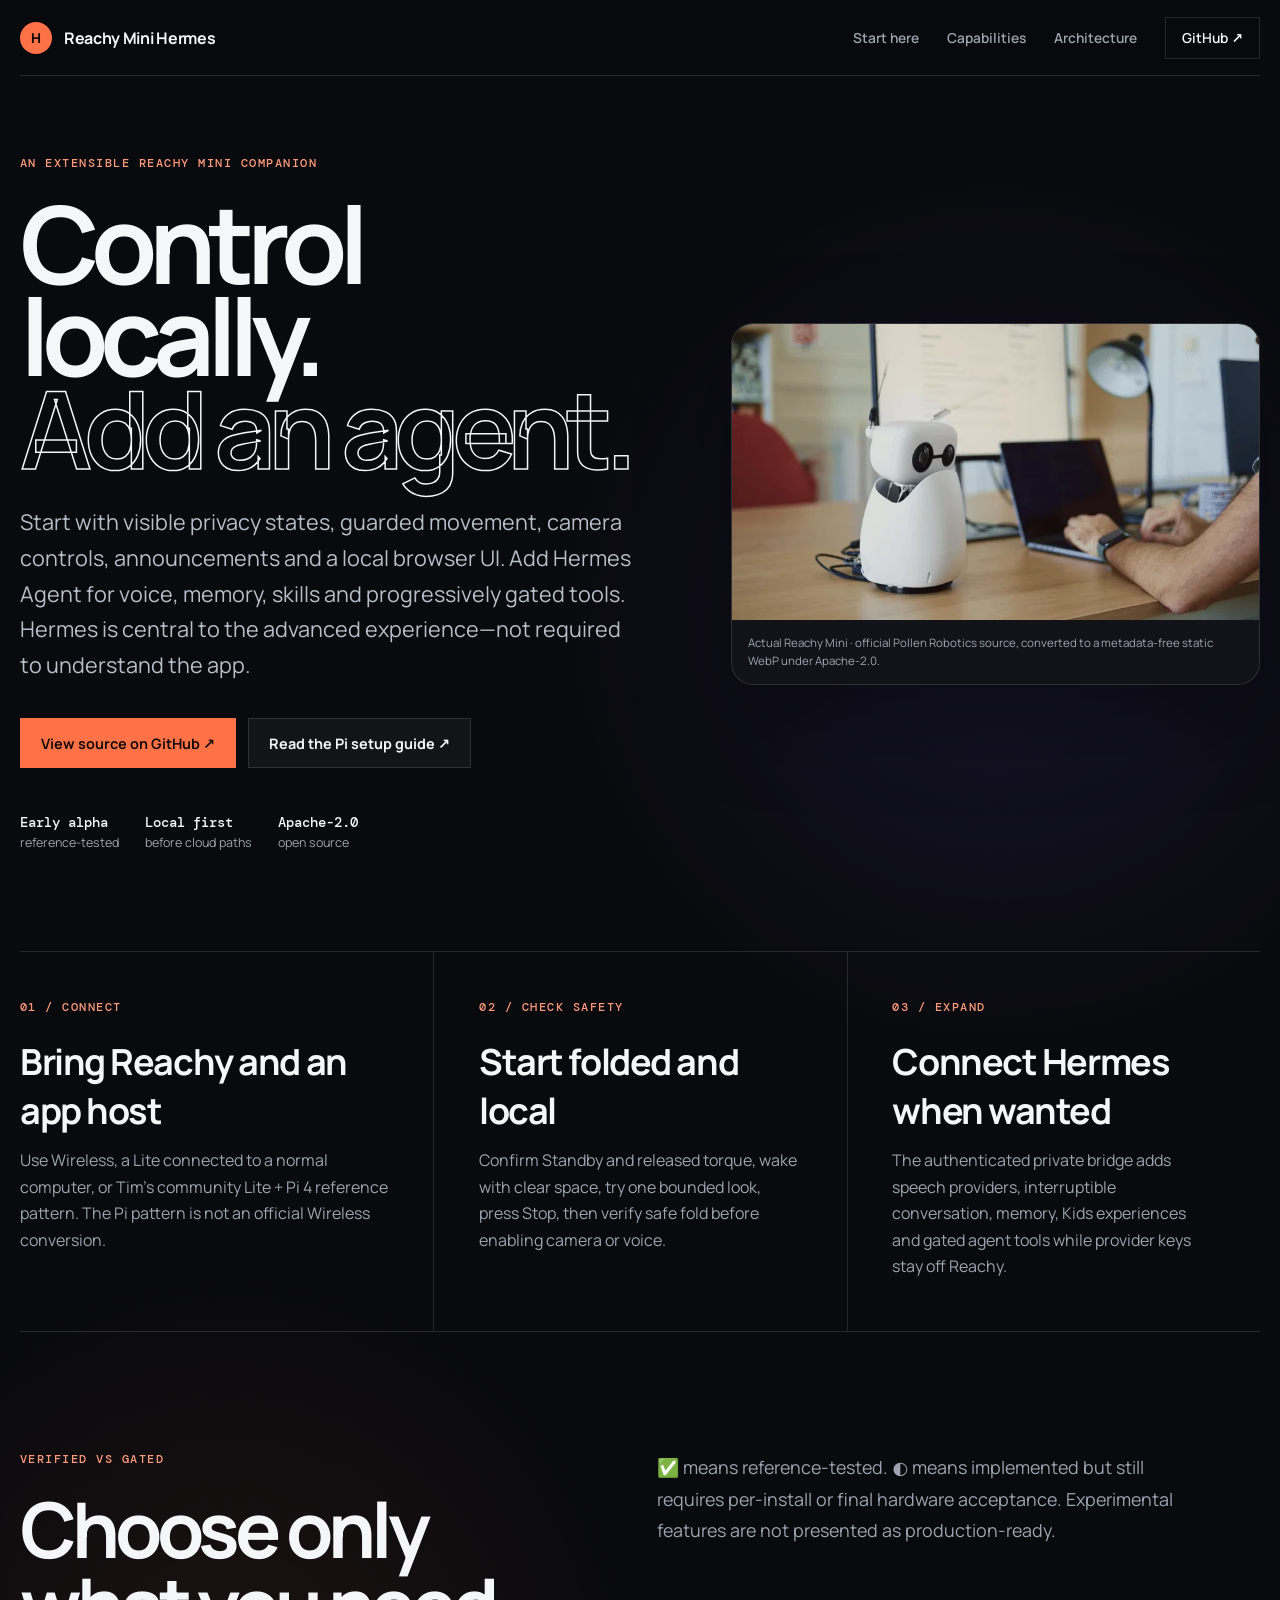
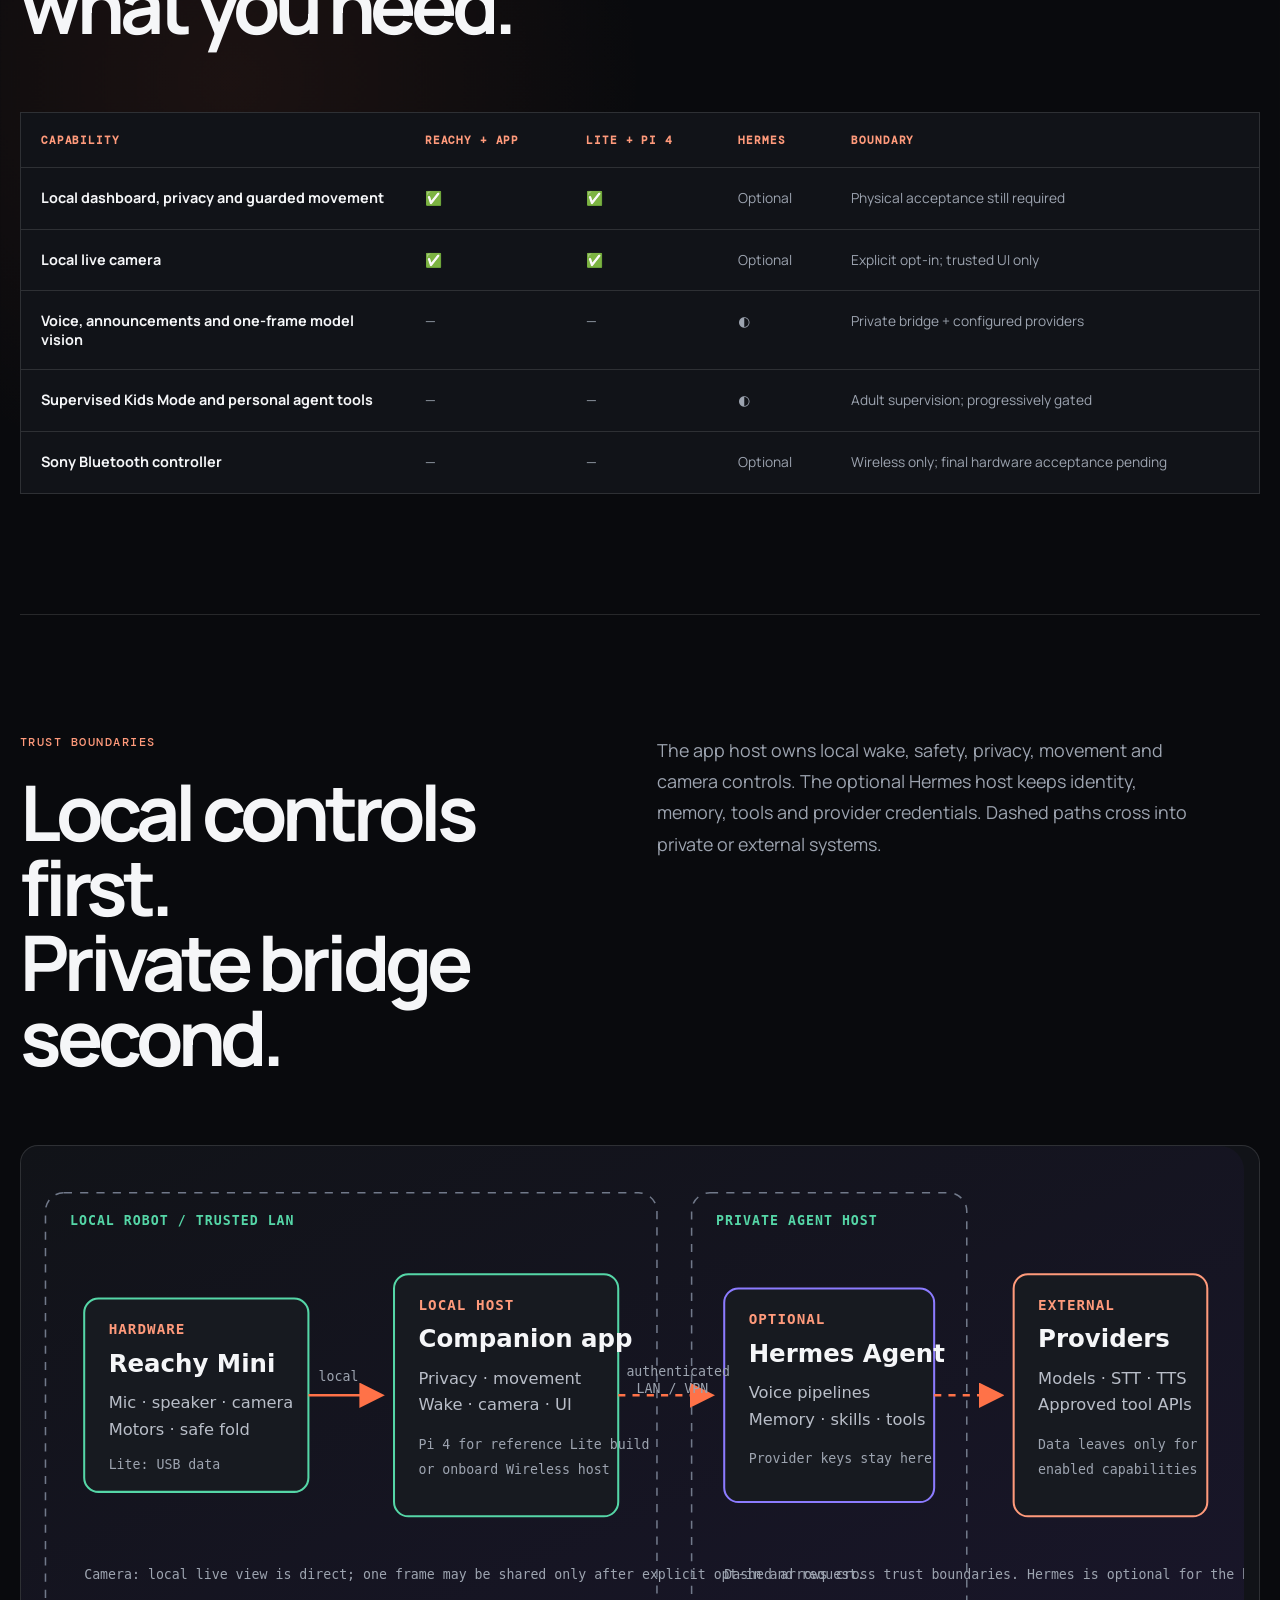
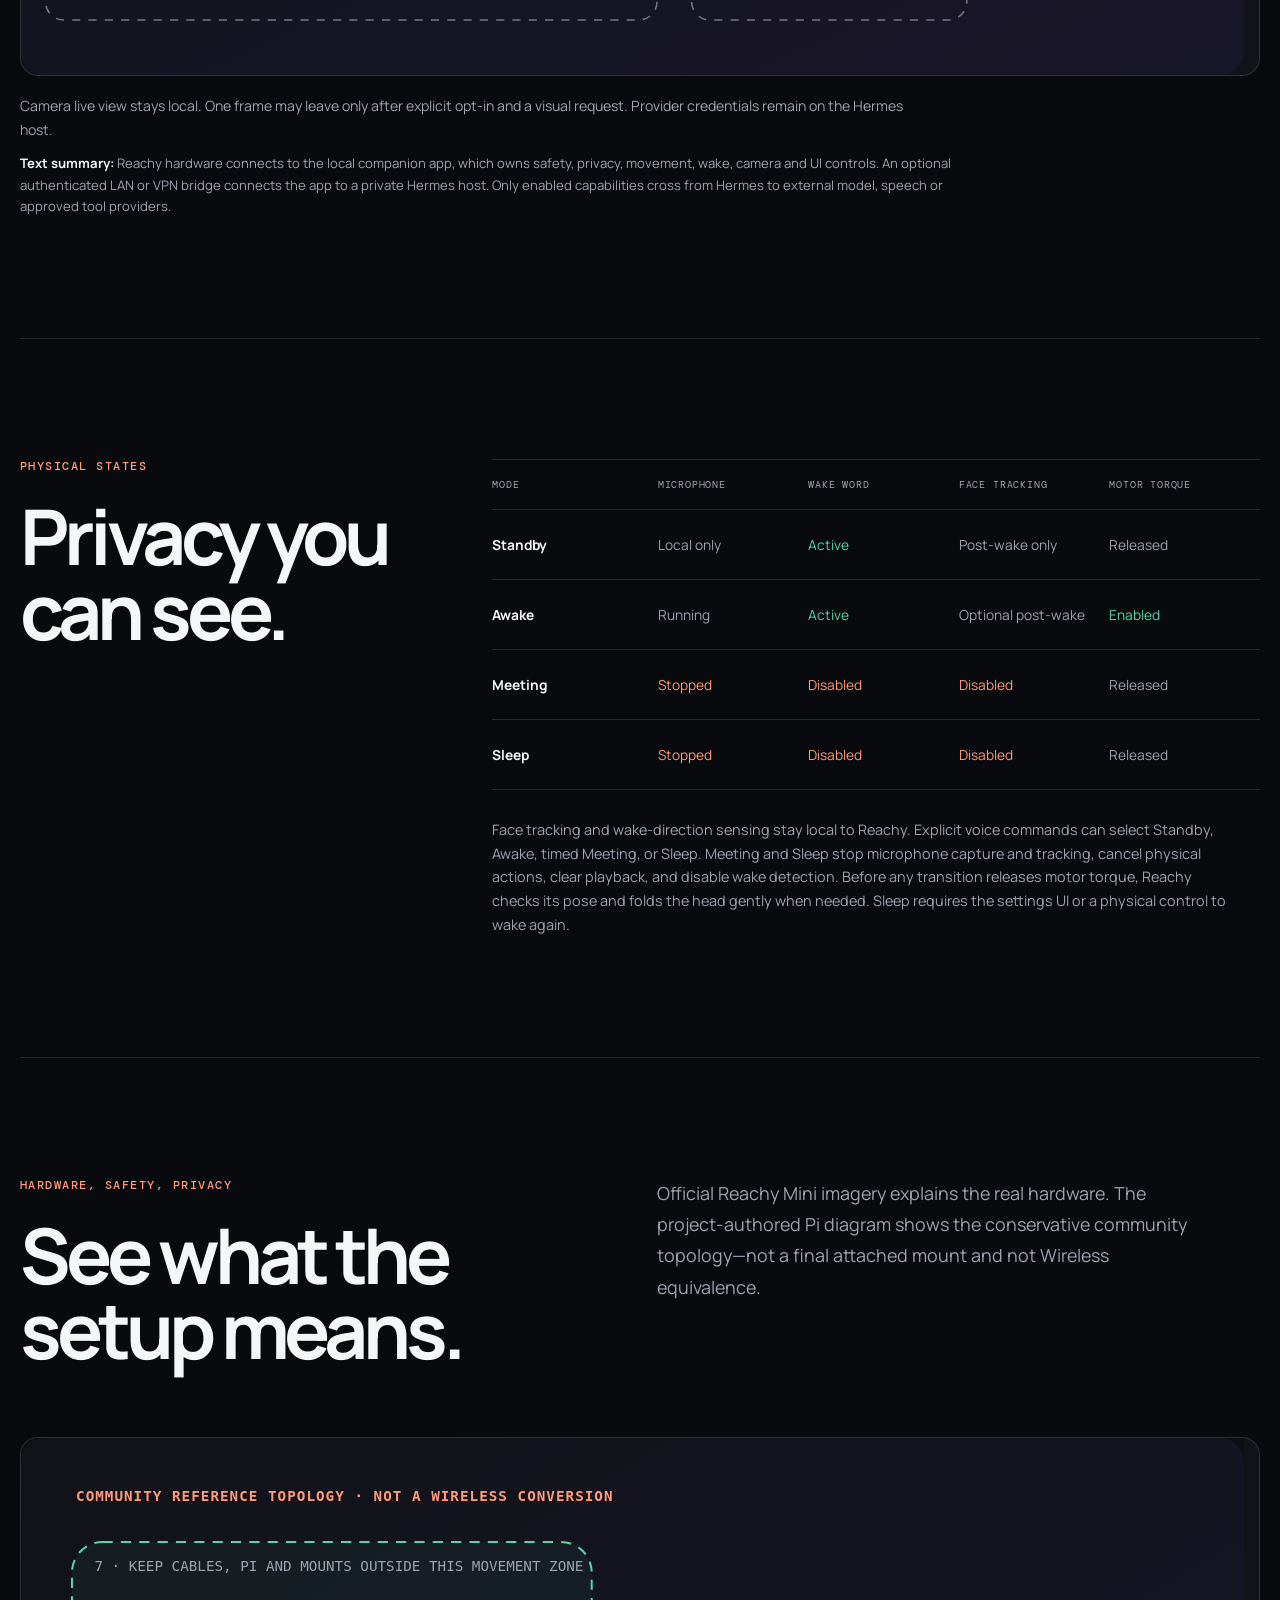
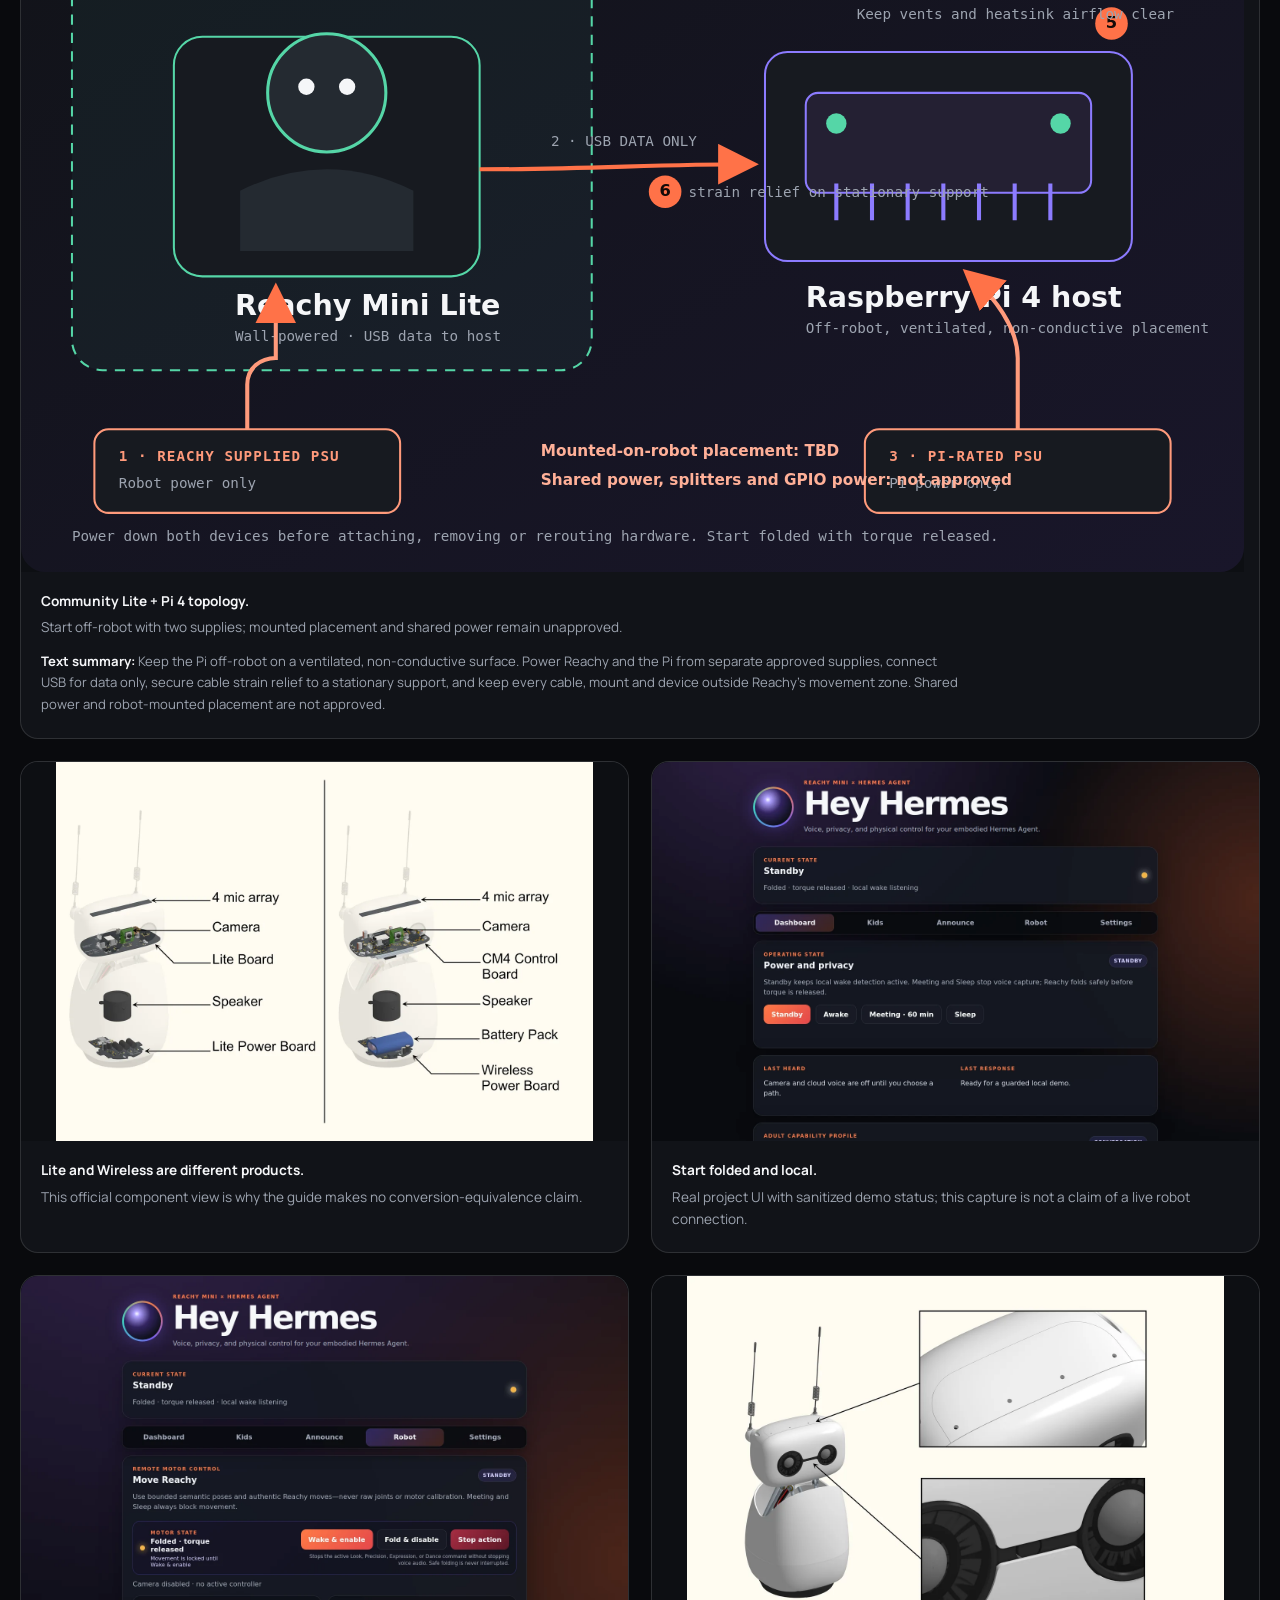
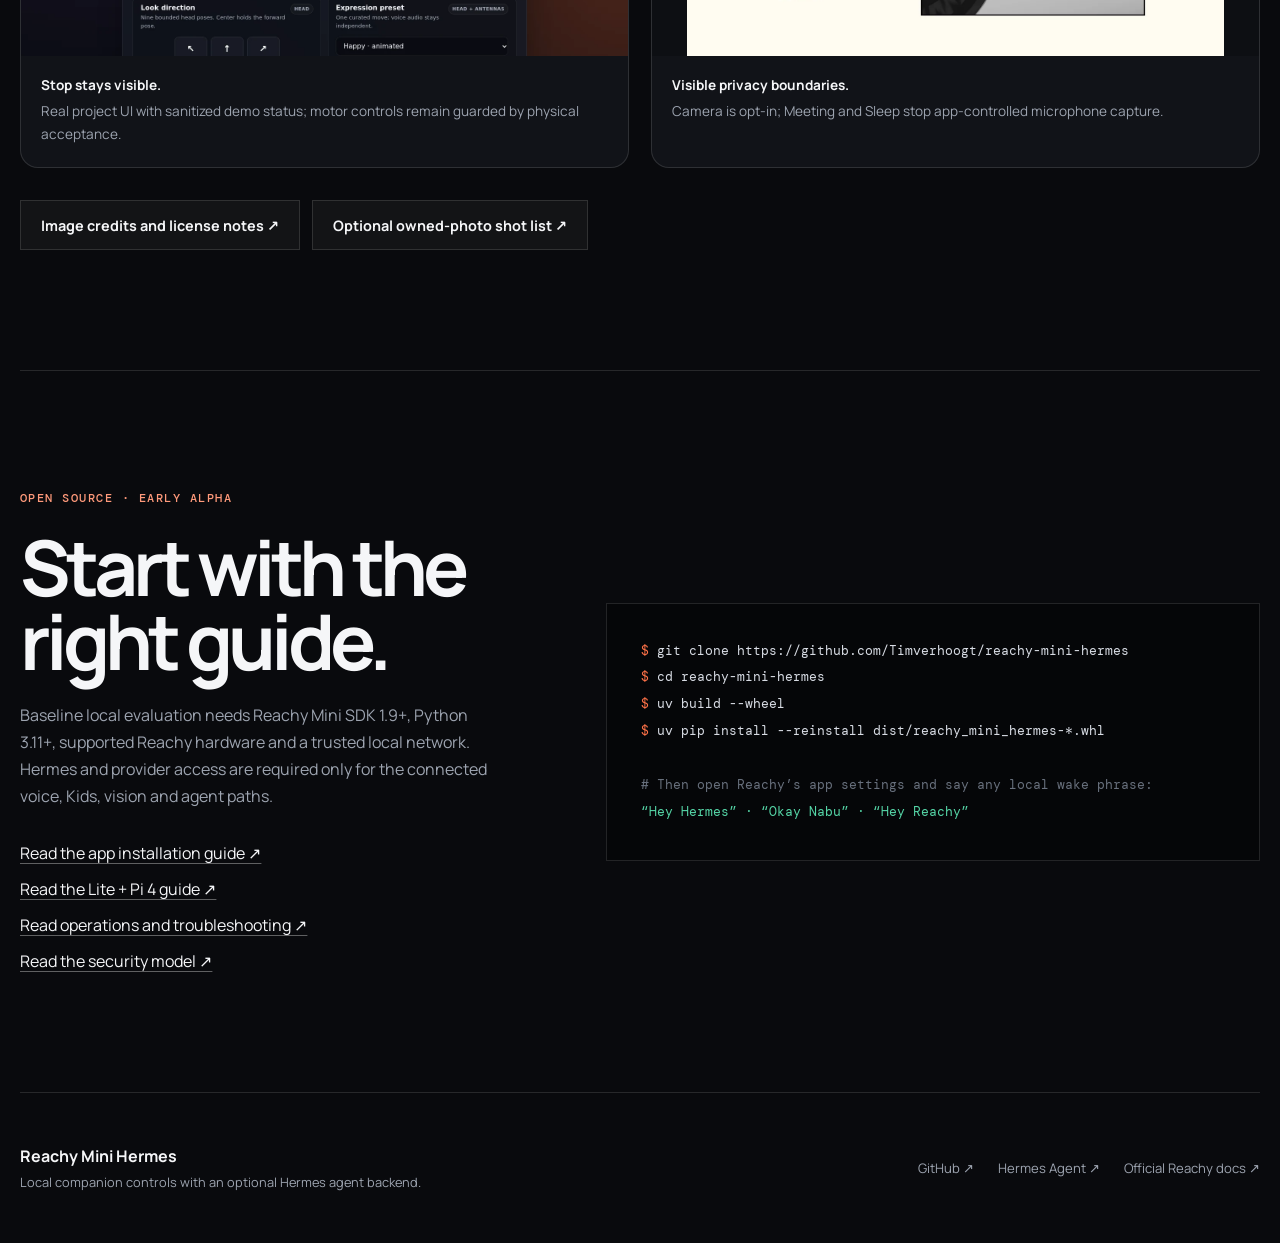
<file: index.html>
<!doctype html>
<html lang="en">
<head>
  <meta charset="utf-8" />
  <meta name="viewport" content="width=device-width,initial-scale=1" />
  <meta name="description" content="An extensible Reachy Mini companion app for safe local control, privacy, camera, voice and optional Hermes agent capabilities." />
  <title>Reachy Mini Hermes — companion and control app</title>
  <link rel="stylesheet" href="style.css" />
</head>
<body>
  <header class="site-header">
    <a class="brand" href="#top" aria-label="Reachy Mini Hermes home"><span class="brand-mark">H</span><span>Reachy Mini Hermes</span></a>
    <nav aria-label="Primary navigation">
      <a href="#expect">Start here</a>
      <a href="#capabilities">Capabilities</a>
      <a href="#architecture">Architecture</a>
      <a class="nav-cta" href="https://github.com/Timverhoogt/reachy-mini-hermes" target="_blank" rel="noopener noreferrer" aria-label="View source on GitHub (opens in a new tab)">GitHub ↗</a>
    </nav>
  </header>

  <main id="top">
    <section class="hero">
      <div class="hero-copy">
        <p class="eyebrow">AN EXTENSIBLE REACHY MINI COMPANION</p>
        <h1>Control locally.<br /><em>Add an agent.</em></h1>
        <p class="lede">Start with visible privacy states, guarded movement, camera controls, announcements and a local browser UI. Add Hermes Agent for voice, memory, skills and progressively gated tools. Hermes is central to the advanced experience—not required to understand the app.</p>
        <div class="hero-actions">
          <a class="button primary" href="https://github.com/Timverhoogt/reachy-mini-hermes" target="_blank" rel="noopener noreferrer" aria-label="View source on GitHub (opens in a new tab)">View source on GitHub ↗</a>
          <a class="button secondary" href="https://github.com/Timverhoogt/reachy-mini-hermes/blob/main/docs/lite-raspberry-pi-4.md" target="_blank" rel="noopener noreferrer" aria-label="Read the Lite plus Raspberry Pi 4 setup guide (opens in a new tab)">Read the Pi setup guide ↗</a>
        </div>
        <div class="proof" aria-label="Project facts">
          <span><strong>Early alpha</strong> reference-tested</span>
          <span><strong>Local first</strong> before cloud paths</span>
          <span><strong>Apache-2.0</strong> open source</span>
        </div>
      </div>

      <figure class="hero-media">
        <img src="docs/assets/hero-reachy.webp" width="800" height="450" alt="An actual Reachy Mini on a desk raising its antennas in an official Pollen Robotics demonstration." fetchpriority="high" />
        <figcaption>Actual Reachy Mini · official Pollen Robotics source, converted to a metadata-free static WebP under Apache-2.0.</figcaption>
      </figure>
    </section>

    <section class="mode-strip" id="expect" aria-label="What first-time visitors can expect">
      <article>
        <p class="number">01 / CONNECT</p>
        <h2>Bring Reachy and an app host</h2>
        <p>Use Wireless, a Lite connected to a normal computer, or Tim's community Lite + Pi 4 reference pattern. The Pi pattern is not an official Wireless conversion.</p>
      </article>
      <article>
        <p class="number">02 / CHECK SAFETY</p>
        <h2>Start folded and local</h2>
        <p>Confirm Standby and released torque, wake with clear space, try one bounded look, press Stop, then verify safe fold before enabling camera or voice.</p>
      </article>
      <article>
        <p class="number">03 / EXPAND</p>
        <h2>Connect Hermes when wanted</h2>
        <p>The authenticated private bridge adds speech providers, interruptible conversation, memory, Kids experiences and gated agent tools while provider keys stay off Reachy.</p>
      </article>
    </section>

    <section class="capability-matrix section" id="capabilities">
      <div class="section-heading">
        <p class="eyebrow">VERIFIED VS GATED</p>
        <h2>Choose only what you need.</h2>
        <p>✅ means reference-tested. ◐ means implemented but still requires per-install or final hardware acceptance. Experimental features are not presented as production-ready.</p>
      </div>
      <div class="matrix-wrap" role="region" aria-label="Capability and setup matrix" tabindex="0">
        <table>
          <thead><tr><th>Capability</th><th>Reachy + app</th><th>Lite + Pi 4</th><th>Hermes</th><th>Boundary</th></tr></thead>
          <tbody>
            <tr><th>Local dashboard, privacy and guarded movement</th><td>✅</td><td>✅</td><td>Optional</td><td>Physical acceptance still required</td></tr>
            <tr><th>Local live camera</th><td>✅</td><td>✅</td><td>Optional</td><td>Explicit opt-in; trusted UI only</td></tr>
            <tr><th>Voice, announcements and one-frame model vision</th><td>—</td><td>—</td><td>◐</td><td>Private bridge + configured providers</td></tr>
            <tr><th>Supervised Kids Mode and personal agent tools</th><td>—</td><td>—</td><td>◐</td><td>Adult supervision; progressively gated</td></tr>
            <tr><th>Sony Bluetooth controller</th><td>—</td><td>—</td><td>Optional</td><td>Wireless only; final hardware acceptance pending</td></tr>
          </tbody>
        </table>
      </div>
    </section>

    <section class="architecture section" id="architecture">
      <div class="section-heading">
        <p class="eyebrow">TRUST BOUNDARIES</p>
        <h2>Local controls first.<br />Private bridge second.</h2>
        <p>The app host owns local wake, safety, privacy, movement and camera controls. The optional Hermes host keeps identity, memory, tools and provider credentials. Dashed paths cross into private or external systems.</p>
      </div>
      <figure class="architecture-figure">
        <p class="diagram-hint" aria-hidden="true">Swipe horizontally to explore the full-size diagram →</p>
        <div class="diagram-scroll" role="region" aria-label="Scrollable companion app architecture diagram" tabindex="0">
          <img src="docs/assets/architecture.svg" alt="Reachy Mini connects locally to the companion app; an optional authenticated bridge connects to Hermes Agent, which may contact external providers across a separate trust boundary." />
        </div>
        <figcaption>Camera live view stays local. One frame may leave only after explicit opt-in and a visual request. Provider credentials remain on the Hermes host.</figcaption>
        <p class="diagram-summary"><strong>Text summary:</strong> Reachy hardware connects to the local companion app, which owns safety, privacy, movement, wake, camera and UI controls. An optional authenticated LAN or VPN bridge connects the app to a private Hermes host. Only enabled capabilities cross from Hermes to external model, speech or approved tool providers.</p>
      </figure>
    </section>

    <section class="privacy section" id="privacy">
      <div class="section-heading compact">
        <p class="eyebrow">PHYSICAL STATES</p>
        <h2>Privacy you can see.</h2>
      </div>
      <div class="state-table" role="table" aria-label="Power and privacy modes">
        <div class="state-row header-row" role="row"><span>Mode</span><span>Microphone</span><span>Wake word</span><span>Face tracking</span><span>Motor torque</span></div>
        <div class="state-row" role="row"><strong>Standby</strong><span>Local only</span><span class="on">Active</span><span>Post-wake only</span><span>Released</span></div>
        <div class="state-row" role="row"><strong>Awake</strong><span>Running</span><span class="on">Active</span><span>Optional post-wake</span><span class="on">Enabled</span></div>
        <div class="state-row" role="row"><strong>Meeting</strong><span class="off">Stopped</span><span class="off">Disabled</span><span class="off">Disabled</span><span>Released</span></div>
        <div class="state-row" role="row"><strong>Sleep</strong><span class="off">Stopped</span><span class="off">Disabled</span><span class="off">Disabled</span><span>Released</span></div>
      </div>
      <p class="privacy-note">Face tracking and wake-direction sensing stay local to Reachy. Explicit voice commands can select Standby, Awake, timed Meeting, or Sleep. Meeting and Sleep stop microphone capture and tracking, cancel physical actions, clear playback, and disable wake detection. Before any transition releases motor torque, Reachy checks its pose and folds the head gently when needed. Sleep requires the settings UI or a physical control to wake again.</p>
    </section>

    <section class="visuals section" id="visuals">
      <div class="section-heading">
        <p class="eyebrow">HARDWARE, SAFETY, PRIVACY</p>
        <h2>See what the setup means.</h2>
        <p>Official Reachy Mini imagery explains the real hardware. The project-authored Pi diagram shows the conservative community topology—not a final attached mount and not Wireless equivalence.</p>
      </div>
      <div class="visual-grid">
        <figure class="visual-card visual-card-wide">
          <p class="diagram-hint" aria-hidden="true">Swipe horizontally to explore the full-size diagram →</p>
          <div class="diagram-scroll" role="region" aria-label="Scrollable Lite and Raspberry Pi 4 topology diagram" tabindex="0">
            <img src="docs/assets/lite-pi-overview.svg" alt="Conservative Reachy Mini Lite and Raspberry Pi 4 companion topology with separate power supplies, USB data, ventilation, strain relief and motor-clearance callouts." loading="lazy" />
          </div>
          <figcaption><strong>Community Lite + Pi 4 topology.</strong> Start off-robot with two supplies; mounted placement and shared power remain unapproved.</figcaption>
          <p class="diagram-summary"><strong>Text summary:</strong> Keep the Pi off-robot on a ventilated, non-conductive surface. Power Reachy and the Pi from separate approved supplies, connect USB for data only, secure cable strain relief to a stationary support, and keep every cable, mount and device outside Reachy's movement zone. Shared power and robot-mounted placement are not approved.</p>
        </figure>
        <figure class="visual-card">
          <img src="docs/assets/reachy-components.webp" width="1400" height="990" alt="Official exploded component comparison of Reachy Mini Lite and Reachy Mini Wireless." loading="lazy" />
          <figcaption><strong>Lite and Wireless are different products.</strong> This official component view is why the guide makes no conversion-equivalence claim.</figcaption>
        </figure>
        <figure class="visual-card">
          <img src="docs/assets/ui-dashboard.webp" width="1440" height="900" alt="Reachy Mini Hermes dashboard showing sanitized Standby, folded and torque-released demo status with power and privacy controls." loading="lazy" />
          <figcaption><strong>Start folded and local.</strong> Real project UI with sanitized demo status; this capture is not a claim of a live robot connection.</figcaption>
        </figure>
        <figure class="visual-card">
          <img src="docs/assets/ui-robot.webp" width="1440" height="900" alt="Reachy Mini Hermes Robot tab showing sanitized folded motor status, guarded wake, fold and Stop controls." loading="lazy" />
          <figcaption><strong>Stop stays visible.</strong> Real project UI with sanitized demo status; motor controls remain guarded by physical acceptance.</figcaption>
        </figure>
        <figure class="visual-card">
          <img src="docs/assets/mic-camera.webp" width="1400" height="990" alt="Official diagram identifying Reachy Mini's camera and microphone locations." loading="lazy" />
          <figcaption><strong>Visible privacy boundaries.</strong> Camera is opt-in; Meeting and Sleep stop app-controlled microphone capture.</figcaption>
        </figure>
      </div>
      <div class="hero-actions">
        <a class="button secondary" href="https://github.com/Timverhoogt/reachy-mini-hermes/blob/main/docs/IMAGE_CREDITS.md" target="_blank" rel="noopener noreferrer" aria-label="Read image sources, changes and license notes (opens in a new tab)">Image credits and license notes ↗</a>
        <a class="button secondary" href="https://github.com/Timverhoogt/reachy-mini-hermes/blob/main/docs/public-image-shot-list.md" target="_blank" rel="noopener noreferrer" aria-label="Read the optional owned-image shot list (opens in a new tab)">Optional owned-photo shot list ↗</a>
      </div>
    </section>

    <section class="install section" id="install">
      <div class="install-copy">
        <p class="eyebrow">OPEN SOURCE · EARLY ALPHA</p>
        <h2>Start with the right guide.</h2>
        <p>Baseline local evaluation needs Reachy Mini SDK 1.9+, Python 3.11+, supported Reachy hardware and a trusted local network. Hermes and provider access are required only for the connected voice, Kids, vision and agent paths.</p>
        <div class="install-links">
          <a href="https://github.com/Timverhoogt/reachy-mini-hermes#install-the-reachy-app" target="_blank" rel="noopener noreferrer" aria-label="Read the app installation guide (opens in a new tab)">Read the app installation guide ↗</a>
          <a href="https://github.com/Timverhoogt/reachy-mini-hermes/blob/main/docs/lite-raspberry-pi-4.md" target="_blank" rel="noopener noreferrer" aria-label="Read the Lite plus Raspberry Pi 4 guide (opens in a new tab)">Read the Lite + Pi 4 guide ↗</a>
          <a href="https://github.com/Timverhoogt/reachy-mini-hermes/blob/main/OPERATIONS.md" target="_blank" rel="noopener noreferrer" aria-label="Read the operations runbook (opens in a new tab)">Read operations and troubleshooting ↗</a>
          <a href="https://github.com/Timverhoogt/reachy-mini-hermes/blob/main/SECURITY.md" target="_blank" rel="noopener noreferrer" aria-label="Read the security model (opens in a new tab)">Read the security model ↗</a>
        </div>
      </div>
      <pre class="terminal" aria-label="Installation commands"><span>$</span> git clone https://github.com/Timverhoogt/reachy-mini-hermes
<span>$</span> cd reachy-mini-hermes
<span>$</span> uv build --wheel
<span>$</span> uv pip install --reinstall dist/reachy_mini_hermes-*.whl

<span class="terminal-comment"># Then open Reachy’s app settings and say any local wake phrase:</span>
<span class="terminal-accent">“Hey Hermes” · “Okay Nabu” · “Hey Reachy”</span></pre>
    </section>
  </main>

  <footer>
    <div><strong>Reachy Mini Hermes</strong><span>Local companion controls with an optional Hermes agent backend.</span></div>
    <nav aria-label="Footer navigation">
      <a href="https://github.com/Timverhoogt/reachy-mini-hermes" target="_blank" rel="noopener noreferrer" aria-label="View source on GitHub (opens in a new tab)">GitHub ↗</a>
      <a href="https://github.com/NousResearch/hermes-agent" target="_blank" rel="noopener noreferrer" aria-label="Open Hermes Agent on GitHub (opens in a new tab)">Hermes Agent ↗</a>
      <a href="https://huggingface.co/docs/reachy_mini/" target="_blank" rel="noopener noreferrer" aria-label="Read official Reachy Mini documentation (opens in a new tab)">Official Reachy docs ↗</a>
    </nav>
  </footer>
</body>
</html>
</file>
<file: style.css>
@import url('https://fonts.googleapis.com/css2?family=DM+Mono:wght@400;500&family=Manrope:wght@400;500;600;700;800&display=swap');

:root {
  color-scheme: dark;
  font-family: "Manrope", ui-sans-serif, system-ui, sans-serif;
  color: #f5f6f8;
  background: #090a0d;
  --bg: #090a0d;
  --surface: #111318;
  --surface-2: #171a20;
  --ink: #f5f6f8;
  --muted: #9da4b0;
  --line: rgba(255,255,255,.12);
  --orange: #ff7248;
  --orange-soft: #ff9a7b;
  --violet: #8c7bff;
  --green: #55d6a7;
  --mono: "DM Mono", ui-monospace, monospace;
}

* { box-sizing: border-box; }
html { scroll-behavior: smooth; }
body {
  margin: 0;
  background:
    radial-gradient(circle at 78% 8%, rgba(100, 72, 196, .16), transparent 28rem),
    radial-gradient(circle at 18% 22%, rgba(255, 114, 72, .08), transparent 26rem),
    var(--bg);
  color: var(--ink);
}
a { color: inherit; }
code { font-family: var(--mono); color: #c7c0ff; font-size: .92em; }
a:focus-visible, [tabindex="0"]:focus-visible { outline: 3px solid var(--orange-soft); outline-offset: 4px; }

.site-header {
  position: sticky;
  top: 0;
  z-index: 10;
  width: min(1240px, calc(100% - 40px));
  height: 76px;
  margin: 0 auto;
  display: flex;
  align-items: center;
  border-bottom: 1px solid var(--line);
  background: rgba(9,10,13,.82);
  backdrop-filter: blur(16px);
}
.brand { display: flex; align-items: center; gap: 12px; text-decoration: none; font-weight: 700; letter-spacing: -.02em; }
.brand-mark { display: grid; place-items: center; width: 32px; height: 32px; background: var(--orange); color: #140b08; border-radius: 50%; font-size: .85rem; font-weight: 800; }
.site-header nav { margin-left: auto; display: flex; align-items: center; gap: 28px; }
.site-header nav a { color: var(--muted); text-decoration: none; font-size: .86rem; font-weight: 600; transition: color .2s ease; }
.site-header nav a:hover, .site-header nav a:focus-visible { color: var(--ink); }
.site-header .nav-cta { min-height: 42px; display: inline-flex; align-items: center; padding: 0 16px; border: 1px solid var(--line); color: var(--ink); }

main, footer { width: min(1240px, calc(100% - 40px)); margin: 0 auto; }
.hero {
  min-height: 760px;
  display: grid;
  grid-template-columns: 1.08fr .92fr;
  align-items: center;
  gap: clamp(40px, 7vw, 100px);
  padding: 80px 0 100px;
  border-bottom: 1px solid var(--line);
}
.eyebrow, .number, .feature-tag, .node-label {
  margin: 0;
  font-family: var(--mono);
  font-size: .72rem;
  font-weight: 500;
  letter-spacing: .13em;
  color: var(--orange-soft);
}
.hero h1 {
  margin: 26px 0 30px;
  font-size: clamp(4.2rem, 8.4vw, 8.1rem);
  line-height: .86;
  letter-spacing: -.075em;
  text-wrap: balance;
}
.hero h1 em { color: transparent; font-style: normal; -webkit-text-stroke: 1.5px #f5f6f8; }
.lede { max-width: 720px; margin: 0; color: #b9bec8; font-size: clamp(1.08rem, 1.8vw, 1.35rem); line-height: 1.65; text-wrap: pretty; }
.hero-actions { display: flex; flex-wrap: wrap; gap: 12px; margin-top: 36px; }
.button { min-height: 50px; display: inline-flex; align-items: center; justify-content: center; padding: 0 20px; border: 1px solid var(--line); text-decoration: none; font-size: .9rem; font-weight: 700; transition: transform .2s ease, background .2s ease; }
.button:hover, .button:focus-visible { transform: translateY(-2px); }
.button.primary { background: var(--orange); border-color: var(--orange); color: #190d09; }
.button.secondary { background: rgba(255,255,255,.04); }
.proof { display: flex; flex-wrap: wrap; gap: 26px; margin-top: 46px; color: var(--muted); font-size: .78rem; }
.proof span { display: flex; flex-direction: column; gap: 3px; }
.proof strong { color: var(--ink); font-family: var(--mono); font-weight: 500; font-size: .85rem; }

.hero-media { margin: 0; border: 1px solid var(--line); border-radius: 22px; overflow: hidden; background: var(--surface); box-shadow: 0 30px 90px rgba(0,0,0,.38); }
.hero-media img { display: block; width: 100%; height: auto; aspect-ratio: 16 / 9; object-fit: cover; }
.hero-media figcaption { padding: 14px 16px; color: var(--muted); font-size: .72rem; line-height: 1.55; }
.hero-system { position: relative; min-height: 540px; display: grid; place-items: center; }
.orb {
  position: relative;
  z-index: 2;
  width: min(30vw, 330px);
  min-width: 260px;
  aspect-ratio: 1;
  display: grid;
  place-items: center;
  border-radius: 50%;
  background:
    radial-gradient(circle at 34% 26%, #fff 0, #ddd8ff 4%, #7b68d1 14%, #322762 34%, #151827 64%, #07080b 78%);
  box-shadow: 0 0 0 1px rgba(255,255,255,.16), 0 0 100px rgba(121,92,239,.28), inset -28px -30px 65px rgba(0,0,0,.62);
  animation: breathe 4.5s ease-in-out infinite;
}
.orb::before { content: ""; position: absolute; inset: -8px; border: 1px solid rgba(255,255,255,.16); border-radius: 50%; }
.orb span { font-family: var(--mono); text-align: center; letter-spacing: .24em; font-size: .66rem; line-height: 1.7; color: rgba(255,255,255,.76); }
.signal { position: absolute; width: 430px; aspect-ratio: 1; border: 1px solid rgba(255,255,255,.08); border-radius: 50%; }
.signal-b { width: 520px; border-color: rgba(255,114,72,.1); }
.state { position: absolute; z-index: 3; min-width: 138px; padding: 11px 13px; border: 1px solid var(--line); background: rgba(17,19,24,.88); font-family: var(--mono); font-size: .67rem; color: #c9ced7; }
.state i { display: inline-block; width: 6px; height: 6px; margin-right: 8px; border-radius: 50%; background: var(--green); box-shadow: 0 0 10px var(--green); }
.state-wake { top: 9%; left: 3%; }
.state-voice { top: 19%; right: -2%; }
.state-vision { bottom: 19%; left: 1%; }
.state-tools { right: 3%; bottom: 7%; }

.mode-strip { display: grid; grid-template-columns: repeat(3, 1fr); border-bottom: 1px solid var(--line); }
.mode-strip article { padding: 48px 3.5vw 52px 0; }
.mode-strip article + article { padding-left: 3.5vw; border-left: 1px solid var(--line); }
.mode-strip h2 { margin: 22px 0 12px; font-size: clamp(1.5rem, 3vw, 2.25rem); letter-spacing: -.04em; }
.mode-strip p:last-child { margin: 0; max-width: 560px; color: var(--muted); line-height: 1.65; }

.section { padding: 120px 0; border-bottom: 1px solid var(--line); }
.section-heading { display: grid; grid-template-columns: 1fr 1.1fr; column-gap: 7vw; align-items: start; }
.section-heading .eyebrow { grid-column: 1; }
.section-heading h2 { grid-column: 1; margin: 24px 0 0; font-size: clamp(3rem, 6vw, 5.8rem); line-height: .98; letter-spacing: -.065em; }
.section-heading > p:last-child { grid-column: 2; grid-row: 1 / span 2; margin: 0; max-width: 550px; color: var(--muted); font-size: 1.12rem; line-height: 1.75; }
.section-heading.compact { display: block; }
.section-heading.compact h2 { max-width: 800px; }

.flow { margin-top: 78px; display: grid; grid-template-columns: 1fr .55fr 1fr .55fr 1fr; align-items: stretch; }
.flow-node { min-height: 190px; padding: 26px; display: flex; flex-direction: column; border: 1px solid var(--line); background: var(--surface); }
.flow-node strong { margin: auto 0 8px; font-size: 1.35rem; letter-spacing: -.03em; }
.flow-node small { color: var(--muted); line-height: 1.5; }
.accent-node { background: #19162a; border-color: rgba(140,123,255,.42); }
.flow-link { position: relative; display: grid; place-items: center; color: #737a86; }
.flow-link::before { content: ""; position: absolute; left: 0; right: 0; height: 1px; background: var(--line); }
.flow-link::after { content: "→"; position: absolute; right: 6px; color: var(--orange); }
.flow-link span { position: relative; z-index: 1; padding: 7px; background: var(--bg); writing-mode: vertical-rl; font-family: var(--mono); font-size: .58rem; letter-spacing: .08em; }

.matrix-wrap { margin-top: 70px; overflow-x: auto; border: 1px solid var(--line); background: var(--surface); }
.matrix-wrap table { width: 100%; min-width: 820px; border-collapse: collapse; }
.matrix-wrap th, .matrix-wrap td { padding: 20px; border-bottom: 1px solid var(--line); text-align: left; vertical-align: top; }
.matrix-wrap thead th { color: var(--orange-soft); font-family: var(--mono); font-size: .68rem; letter-spacing: .08em; text-transform: uppercase; }
.matrix-wrap tbody th { width: 31%; color: var(--ink); font-size: .9rem; }
.matrix-wrap tbody td { color: var(--muted); font-size: .86rem; line-height: 1.5; }
.matrix-wrap tbody tr:last-child > * { border-bottom: 0; }
.architecture-figure { margin: 70px 0 0; }
.diagram-scroll { overflow-x: auto; overscroll-behavior-inline: contain; scrollbar-gutter: stable; }
.diagram-scroll:focus-visible { outline: 2px solid var(--orange); outline-offset: 4px; }
.architecture-figure .diagram-scroll { border: 1px solid var(--line); border-radius: 18px; background: var(--surface); }
.architecture-figure img { display: block; width: 100%; min-width: 900px; height: auto; }
.architecture-figure figcaption { max-width: 900px; margin-top: 18px; color: var(--muted); line-height: 1.65; font-size: .88rem; }
.diagram-hint { display: none; margin: 0 0 10px; color: var(--orange-soft); font-family: var(--mono); font-size: .68rem; letter-spacing: .04em; }
.diagram-summary { max-width: 960px; margin: 12px 0 0; color: var(--muted); font-size: .82rem; line-height: 1.65; }
.diagram-summary strong { color: var(--ink); }
.visuals .hero-actions { margin-top: 32px; }
.visual-grid { margin-top: 70px; display: grid; grid-template-columns: repeat(2, minmax(0, 1fr)); gap: 22px; }
.visual-card { margin: 0; overflow: hidden; border: 1px solid var(--line); border-radius: 18px; background: var(--surface); }
.visual-card-wide { grid-column: 1 / -1; }
.visual-card img { display: block; width: 100%; height: auto; aspect-ratio: 16 / 10; object-fit: contain; background: #0d0f13; }
.visual-card-wide img { aspect-ratio: 5 / 3; }
.visual-card-wide .diagram-scroll img { width: 100%; min-width: 900px; height: auto; aspect-ratio: auto; }
.visual-card figcaption { padding: 18px 20px 22px; color: var(--muted); font-size: .85rem; line-height: 1.65; }
.visual-card figcaption strong { display: block; margin-bottom: 4px; color: var(--ink); }
.visual-card .diagram-summary { padding: 0 20px 22px; margin-top: -10px; }

.capabilities { padding-bottom: 60px; }
.feature { min-height: 520px; display: grid; grid-template-columns: 80px minmax(320px,.9fr) 1.1fr; gap: 5vw; align-items: center; padding: 80px 0; border-top: 1px solid var(--line); }
.capabilities .section-heading { margin-bottom: 80px; }
.feature-index { align-self: start; padding-top: 5px; font-family: var(--mono); font-size: .72rem; color: var(--orange-soft); }
.feature-copy h3 { margin: 20px 0 24px; font-size: clamp(2.5rem, 5vw, 4.8rem); line-height: .98; letter-spacing: -.06em; }
.feature-copy > p:last-child { max-width: 570px; color: var(--muted); line-height: 1.75; font-size: 1.03rem; }
.wave-panel, .camera-panel { position: relative; min-height: 330px; display: grid; place-items: center; border: 1px solid var(--line); background: #0d0f13; overflow: hidden; }
.wave { position: absolute; left: 8%; right: 8%; display: flex; align-items: center; gap: 7px; height: 110px; }
.wave span { flex: 1; height: 40%; background: var(--violet); opacity: .75; animation: pulse 1.1s ease-in-out infinite alternate; }
.wave span:nth-child(2n) { height: 75%; animation-delay: -.4s; }
.wave span:nth-child(3n) { height: 25%; animation-delay: -.7s; }
.wave.assistant { top: 24%; }
.wave.human { top: 56%; left: 48%; }
.wave.human span { background: var(--orange); }
.cut-line { position: absolute; top: 12%; bottom: 12%; left: 47%; width: 1px; background: var(--orange); box-shadow: 0 0 18px rgba(255,114,72,.65); }
.cut-line b { position: absolute; top: 6px; left: 9px; font-family: var(--mono); font-size: .58rem; letter-spacing: .1em; color: var(--orange-soft); }
.camera-panel { background: radial-gradient(circle, rgba(140,123,255,.13), transparent 55%), #0d0f13; }
.viewfinder { position: relative; width: min(70%, 340px); aspect-ratio: 16/9; display: grid; place-items: center; border: 1px solid rgba(255,255,255,.18); }
.viewfinder i { position: absolute; width: 28px; height: 28px; border-color: var(--orange); }
.viewfinder i:nth-child(1) { top: -1px; left: -1px; border-top: 2px solid; border-left: 2px solid; }
.viewfinder i:nth-child(2) { top: -1px; right: -1px; border-top: 2px solid; border-right: 2px solid; }
.viewfinder i:nth-child(3) { bottom: -1px; right: -1px; border-bottom: 2px solid; border-right: 2px solid; }
.viewfinder i:nth-child(4) { bottom: -1px; left: -1px; border-bottom: 2px solid; border-left: 2px solid; }
.viewfinder span { font-family: var(--mono); font-size: .7rem; letter-spacing: .18em; }
.camera-panel p { position: absolute; bottom: 22px; font-family: var(--mono); font-size: .58rem; letter-spacing: .12em; color: var(--muted); }
.tool-list { display: flex; flex-wrap: wrap; align-content: center; gap: 10px; min-height: 300px; padding: 45px; border: 1px solid var(--line); background: var(--surface); }
.tool-list span { padding: 14px 17px; border: 1px solid var(--line); background: #0c0e12; font-family: var(--mono); font-size: .72rem; }

.privacy { display: grid; grid-template-columns: .65fr 1.35fr; column-gap: 8vw; }
.privacy .section-heading { grid-column: 1; }
.state-table { grid-column: 2; border-top: 1px solid var(--line); }
.state-row { min-height: 70px; display: grid; grid-template-columns: 1.1fr repeat(4,1fr); align-items: center; border-bottom: 1px solid var(--line); color: var(--muted); font-size: .86rem; }
.state-row strong { color: var(--ink); }
.header-row { min-height: 50px; font-family: var(--mono); font-size: .63rem; letter-spacing: .08em; text-transform: uppercase; }
.state-row .on { color: var(--green); }
.state-row .off { color: var(--orange-soft); }
.privacy-note { grid-column: 2; max-width: 750px; margin: 28px 0 0; color: var(--muted); line-height: 1.65; font-size: .9rem; }

.install { display: grid; grid-template-columns: .85fr 1.15fr; gap: 8vw; align-items: center; }
.install h2 { margin: 24px 0; font-size: clamp(3.2rem, 6vw, 5.7rem); line-height: .96; letter-spacing: -.065em; }
.install-copy > p:not(.eyebrow) { color: var(--muted); line-height: 1.7; }
.install-links { display: flex; flex-direction: column; align-items: flex-start; gap: 14px; margin-top: 32px; }
.install-links a { text-underline-offset: 4px; text-decoration-color: rgba(255,255,255,.35); }
.terminal { margin: 0; padding: 34px; border: 1px solid var(--line); background: #050608; color: #d8dce4; font-family: var(--mono); font-size: clamp(.68rem, 1.1vw, .84rem); line-height: 2; overflow-x: auto; }
.terminal > span { color: var(--orange); }
.terminal .terminal-comment { color: #68707d; }
.terminal .terminal-accent { color: var(--green); }

footer { min-height: 150px; display: flex; align-items: center; gap: 30px; }
footer div { display: flex; flex-direction: column; gap: 6px; }
footer div span { color: var(--muted); font-size: .8rem; }
footer nav { margin-left: auto; display: flex; gap: 24px; }
footer a { color: var(--muted); text-decoration: none; font-size: .82rem; }
footer a:hover, footer a:focus-visible { color: var(--ink); }

@keyframes breathe { 50% { transform: scale(1.025); filter: brightness(1.08); } }
@keyframes pulse { to { transform: scaleY(.35); opacity: .35; } }

@media (prefers-reduced-motion: reduce) {
  *, *::before, *::after { scroll-behavior: auto !important; animation: none !important; transition: none !important; }
}

@media (max-width: 980px) {
  .site-header nav a:not(.nav-cta) { display: none; }
  .hero { grid-template-columns: 1fr; padding-top: 90px; }
  .mode-strip { grid-template-columns: 1fr; }
  .mode-strip article { padding: 38px 0; }
  .mode-strip article + article { padding-left: 0; border-left: 0; border-top: 1px solid var(--line); }
  .hero-system { min-height: 500px; }
  .orb { width: 300px; }
  .section-heading { grid-template-columns: 1fr; }
  .section-heading > p:last-child { grid-column: 1; grid-row: auto; margin-top: 34px; }
  .flow { grid-template-columns: 1fr; gap: 14px; }
  .flow-link { min-height: 45px; }
  .flow-link::before { top: 0; bottom: 0; left: 50%; right: auto; width: 1px; height: auto; }
  .flow-link::after { content: "↓"; right: auto; bottom: -2px; }
  .flow-link span { writing-mode: horizontal-tb; }
  .feature { grid-template-columns: 44px 1fr; }
  .feature > :last-child { grid-column: 2; width: 100%; }
  .privacy, .install { grid-template-columns: 1fr; }
  .state-table, .privacy-note { grid-column: 1; }
  .state-table { margin-top: 55px; }
  .terminal { margin-top: 25px; }
}

@media (max-width: 650px) {
  .site-header, main, footer { width: min(100% - 26px, 1240px); }
  .site-header { height: 66px; }
  .brand span:last-child { font-size: .82rem; }
  .nav-cta { padding: 0 12px !important; }
  .hero { min-height: auto; padding: 70px 0; }
  .hero h1 { font-size: clamp(3.7rem, 19vw, 5.7rem); }
  .hero-system { min-height: 420px; }
  .signal { width: 330px; }
  .signal-b { width: 390px; }
  .orb { min-width: 220px; width: 220px; }
  .state { min-width: 120px; font-size: .58rem; }
  .state-wake, .state-vision { left: 0; }
  .state-voice, .state-tools { right: 0; }
  .mode-strip { grid-template-columns: 1fr; }
  .mode-strip article { padding: 38px 0; }
  .mode-strip article + article { padding-left: 0; border-left: 0; border-top: 1px solid var(--line); }
  .section { padding: 85px 0; }
  .matrix-wrap { margin-top: 45px; }
  .matrix-wrap th, .matrix-wrap td { padding: 15px; }
  .architecture-figure { margin-top: 45px; }
  .diagram-hint { display: block; }
  .diagram-scroll { scrollbar-color: var(--orange) #20242b; scrollbar-width: thin; }
  .diagram-scroll::-webkit-scrollbar { height: 10px; }
  .diagram-scroll::-webkit-scrollbar-track { background: #20242b; }
  .diagram-scroll::-webkit-scrollbar-thumb { border: 2px solid #20242b; border-radius: 999px; background: var(--orange); }
  .visual-grid { margin-top: 45px; grid-template-columns: 1fr; }
  .visual-card-wide { grid-column: 1; }
  .feature { grid-template-columns: 1fr; gap: 25px; padding: 62px 0; }
  .feature-index, .feature > :last-child { grid-column: 1; }
  .wave-panel, .camera-panel { min-height: 280px; }
  .tool-list { min-height: 220px; padding: 25px; }
  .state-row { grid-template-columns: 1.1fr repeat(4,.9fr); font-size: .62rem; gap: 5px; }
  .header-row { font-size: .54rem; }
  footer { align-items: flex-start; flex-direction: column; justify-content: center; }
  footer nav { margin-left: 0; flex-wrap: wrap; }
}
</file>
